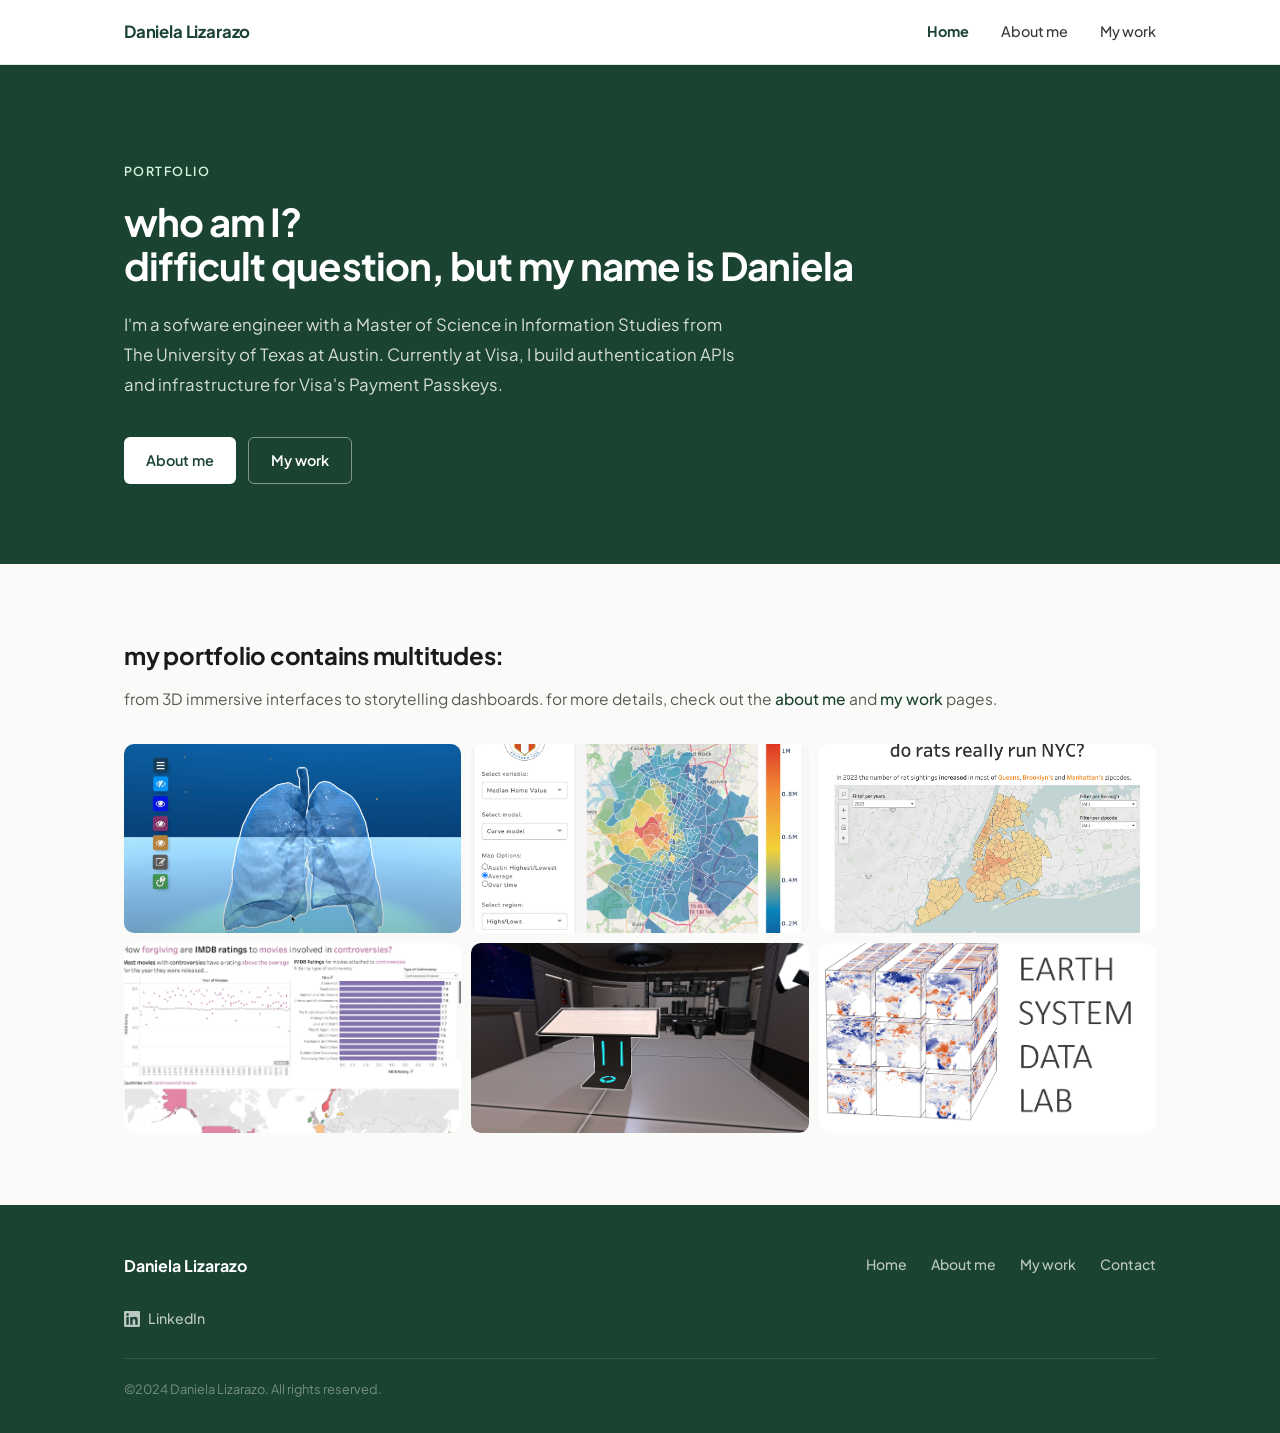
<file: index.html>
<!DOCTYPE html>
<html lang="en">
<head>
  <meta charset="UTF-8">
  <meta name="viewport" content="width=device-width, initial-scale=1.0">
  <title>Daniela Lizarazo</title>
  <meta name="description" content="Daniela Lizarazo — computer and data scientist specializing in machine learning, AI, and human-centered data science.">
  <meta name="robots" content="noindex, nofollow">
  <meta property="og:type" content="website">
  <meta property="og:url" content="https://danielalizarazo.com/">
  <meta property="og:title" content="Daniela Lizarazo">
  <meta name="twitter:card" content="summary_large_image">
  <meta name="twitter:title" content="Daniela Lizarazo">
  <link rel="preconnect" href="https://fonts.googleapis.com">
  <link rel="preconnect" href="https://fonts.gstatic.com" crossorigin>
  <link href="https://fonts.googleapis.com/css2?family=Plus+Jakarta+Sans:wght@400;500;600;700&display=swap" rel="stylesheet">
  <link rel="stylesheet" href="css/style.css">
</head>
<body>

  <header>
    <div class="header-inner">
      <a href="index.html" class="logo">Daniela Lizarazo</a>
      <nav class="header-nav">
        <a href="index.html" class="active">Home</a>
        <a href="about-me.html">About me</a>
        <a href="my-work.html">My work</a>
      </nav>
      <button class="hamburger" aria-label="Toggle menu" aria-expanded="false">
        <span></span><span></span><span></span>
      </button>
    </div>
    <nav class="mobile-nav" aria-label="Mobile navigation">
      <a href="index.html" class="active">Home</a>
      <a href="about-me.html">About me</a>
      <a href="my-work.html">My work</a>
    </nav>
  </header>

  <main>

    <section class="hero">
      <div class="container">
        <p class="hero-label">Portfolio</p>
        <h1>who am I?<br>difficult question, but my name is Daniela</h1>
        <p class="hero-bio">I'm a sofware engineer with a Master of Science in Information Studies from The University of Texas at Austin. Currently at Visa, I build authentication APIs and infrastructure for Visa's Payment Passkeys.</p>
        <div class="btn-group">
          <a href="about-me.html" class="btn btn-primary">About me</a>
          <a href="my-work.html" class="btn btn-outline">My work</a>
        </div>
      </div>
    </section>

    <section class="gallery-section">
      <div class="container">
        <div class="gallery-intro">
          <h2>my portfolio contains multitudes:</h2>
          <p>from 3D immersive interfaces to storytelling dashboards. for more details, check out the <a href="about-me.html">about me</a> and <a href="my-work.html">my work</a> pages.</p>
        </div>
        <div class="img-grid">
          <div class="img-grid-item">
            <img src="images/screenshot-12.12.42am.png" alt="Project screenshot">
          </div>
          <div class="img-grid-item">
            <img src="images/screenshot-12.12.14am.png" alt="Project screenshot">
          </div>
          <div class="img-grid-item">
            <img src="images/screenshot-12.14.52am.png" alt="Project screenshot">
          </div>
          <div class="img-grid-item">
            <img src="images/screenshot-1.08.15am.png" alt="Project screenshot">
          </div>
          <div class="img-grid-item">
            <img src="images/screenshot-2.05.03am.png" alt="Project screenshot">
          </div>
          <div class="img-grid-item">
            <img src="images/esdl-square.png" alt="ESDL project">
          </div>
        </div>
      </div>
    </section>

  </main>

  <footer>
    <div class="footer-inner">
      <div class="footer-top">
        <span class="footer-brand">Daniela Lizarazo</span>
        <nav class="footer-nav">
          <a href="index.html">Home</a>
          <a href="about-me.html">About me</a>
          <a href="my-work.html">My work</a>
          <a href="https://www.linkedin.com/in/daniela-lizarazo-721335228/" target="_blank" rel="noopener noreferrer">Contact</a>
        </nav>
      </div>
      <div class="footer-social">
        <a href="https://www.linkedin.com/in/daniela-lizarazo-721335228/" target="_blank" rel="noopener noreferrer">
          <svg width="16" height="16" viewBox="0 0 24 24" fill="currentColor" aria-hidden="true"><path d="M20.447 20.452h-3.554v-5.569c0-1.328-.027-3.037-1.852-3.037-1.853 0-2.136 1.445-2.136 2.939v5.667H9.351V9h3.414v1.561h.046c.477-.9 1.637-1.85 3.37-1.85 3.601 0 4.267 2.37 4.267 5.455v6.286zM5.337 7.433a2.062 2.062 0 01-2.063-2.065 2.064 2.064 0 112.063 2.065zm1.782 13.019H3.555V9h3.564v11.452zM22.225 0H1.771C.792 0 0 .774 0 1.729v20.542C0 23.227.792 24 1.771 24h20.451C23.2 24 24 23.227 24 22.271V1.729C24 .774 23.2 0 22.222 0h.003z"/></svg>
          LinkedIn
        </a>
      </div>
      <p class="footer-copy">©2024 Daniela Lizarazo. All rights reserved.</p>
    </div>
  </footer>

  <script>
    const hamburger = document.querySelector('.hamburger');
    const mobileNav = document.querySelector('.mobile-nav');
    hamburger.addEventListener('click', () => {
      const open = hamburger.classList.toggle('open');
      mobileNav.classList.toggle('open');
      hamburger.setAttribute('aria-expanded', open);
    });
  </script>

</body>
</html>
</file>
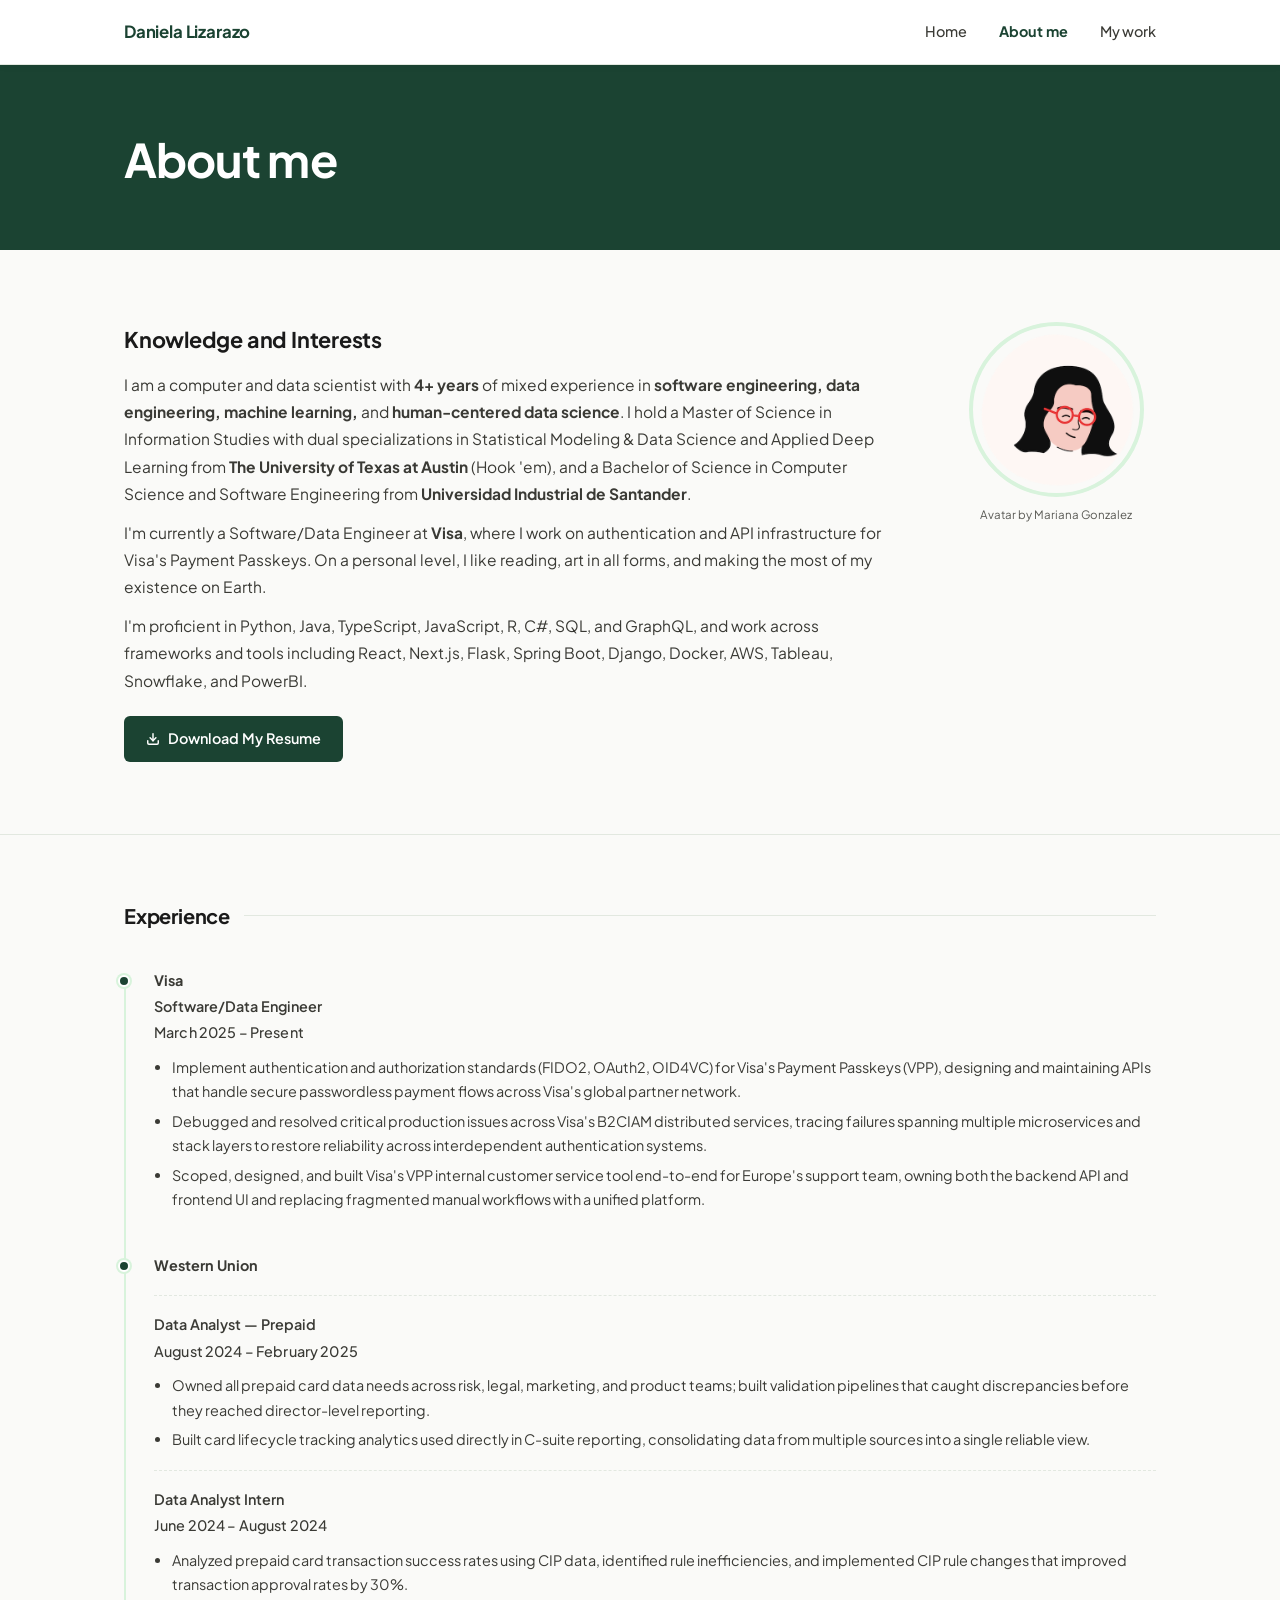
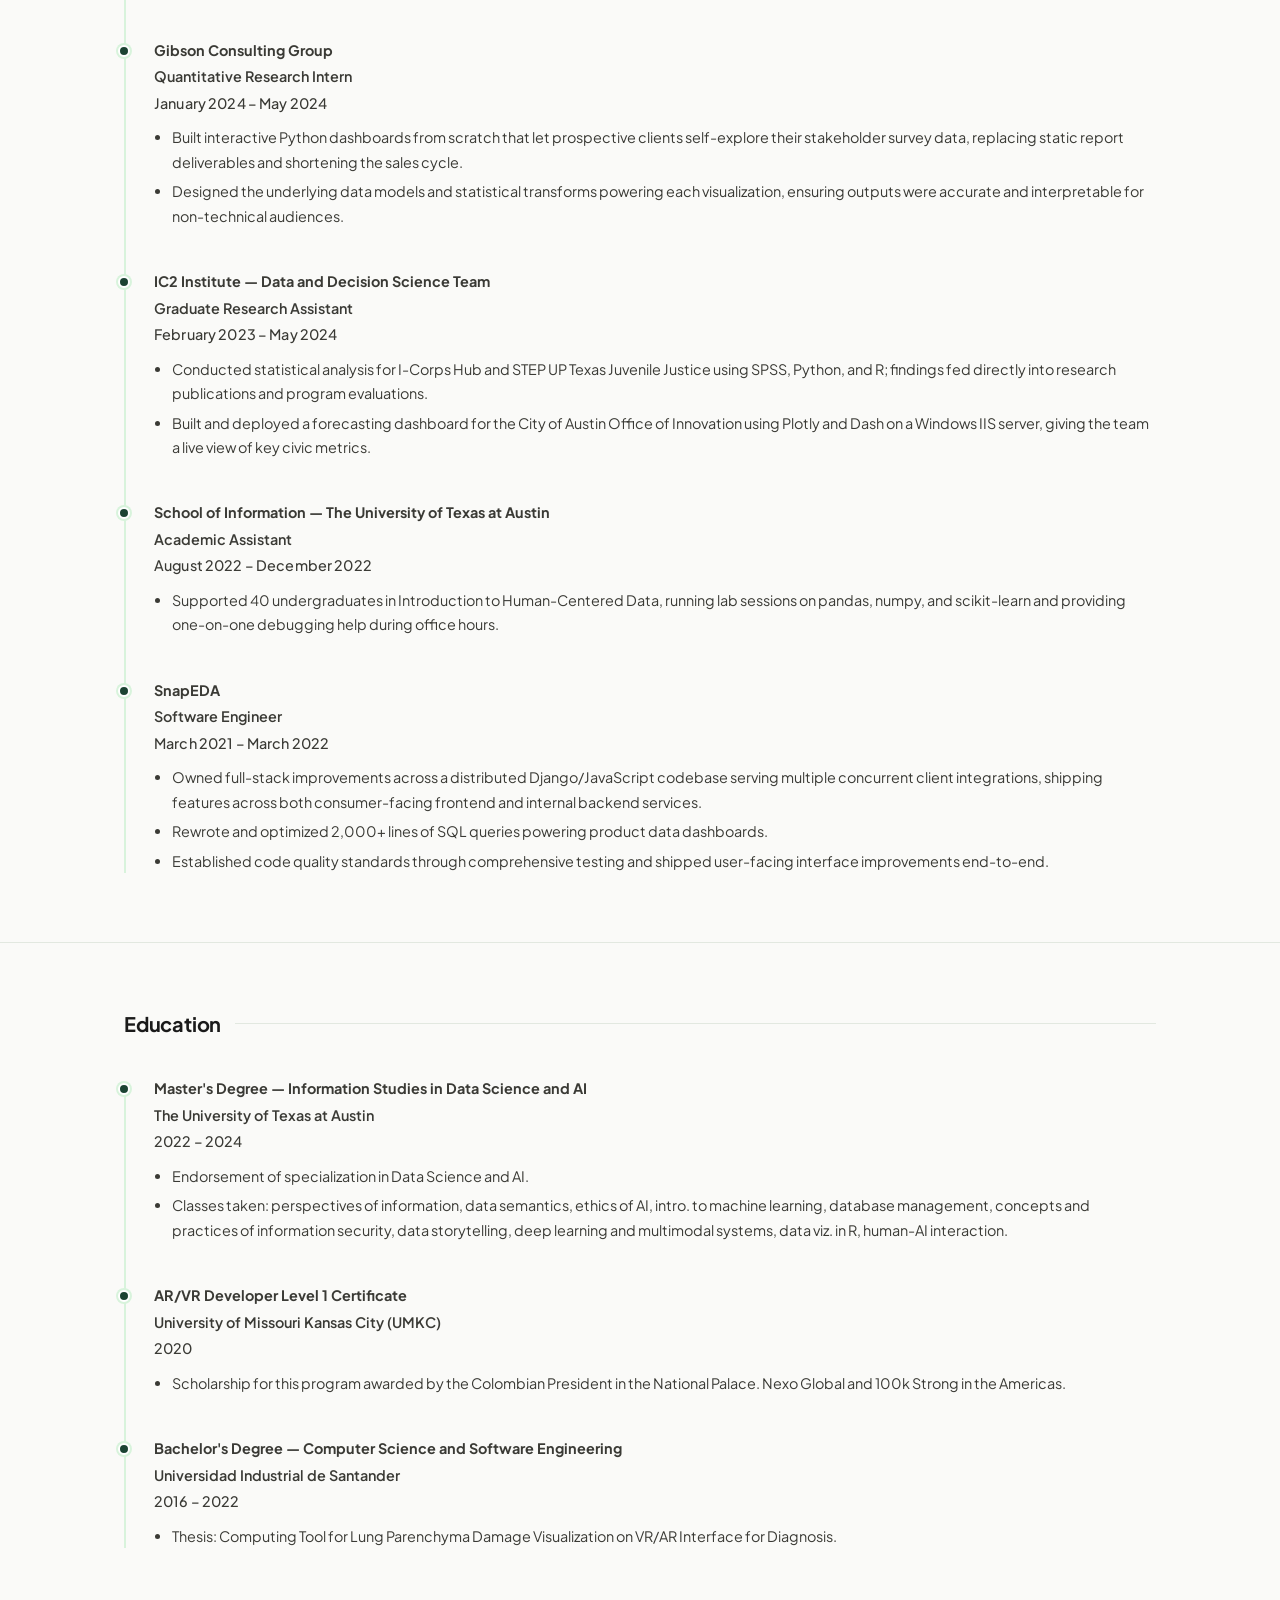
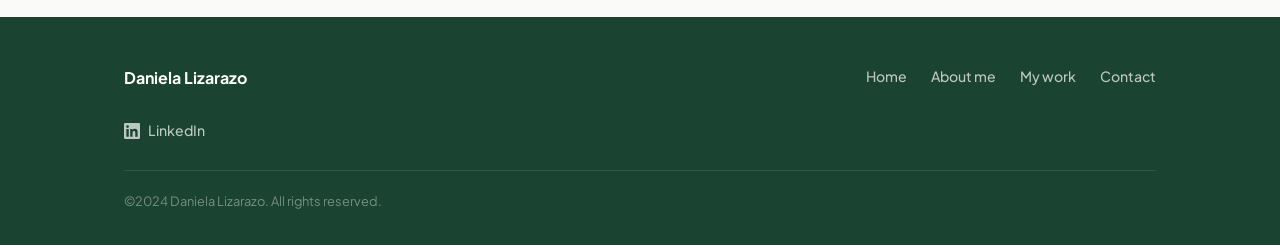
<file: about-me.html>
<!DOCTYPE html>
<html lang="en">
<head>
  <meta charset="UTF-8">
  <meta name="viewport" content="width=device-width, initial-scale=1.0">
  <title>About me — Daniela Lizarazo</title>
  <meta name="description" content="About Daniela Lizarazo — computer and data scientist with experience in ML, deep learning, and human-centered data science.">
  <meta name="robots" content="noindex, nofollow">
  <meta property="og:type" content="website">
  <meta property="og:url" content="https://danielalizarazo.com/about-me">
  <meta property="og:title" content="About me — Daniela Lizarazo">
  <link rel="preconnect" href="https://fonts.googleapis.com">
  <link rel="preconnect" href="https://fonts.gstatic.com" crossorigin>
  <link href="https://fonts.googleapis.com/css2?family=Plus+Jakarta+Sans:wght@400;500;600;700&display=swap" rel="stylesheet">
  <link rel="stylesheet" href="css/style.css">
</head>
<body>

  <header>
    <div class="header-inner">
      <a href="index.html" class="logo">Daniela Lizarazo</a>
      <nav class="header-nav">
        <a href="index.html">Home</a>
        <a href="about-me.html" class="active">About me</a>
        <a href="my-work.html">My work</a>
      </nav>
      <button class="hamburger" aria-label="Toggle menu" aria-expanded="false">
        <span></span><span></span><span></span>
      </button>
    </div>
    <nav class="mobile-nav" aria-label="Mobile navigation">
      <a href="index.html">Home</a>
      <a href="about-me.html" class="active">About me</a>
      <a href="my-work.html">My work</a>
    </nav>
  </header>

  <main>

    <section class="page-hero">
      <div class="container">
        <h1>About me</h1>
      </div>
    </section>

    <section class="about-intro">
      <div class="container">
        <div class="about-intro-inner">
          <div class="about-text">
            <h2>Knowledge and Interests</h2>
            <p>I am a computer and data scientist with <strong>4+ years</strong> of mixed experience in <strong>software engineering, data engineering, machine learning,</strong> and <strong>human-centered data science</strong>. I hold a Master of Science in Information Studies with dual specializations in Statistical Modeling &amp; Data Science and Applied Deep Learning from <strong>The University of Texas at Austin</strong> (Hook 'em), and a Bachelor of Science in Computer Science and Software Engineering from <strong>Universidad Industrial de Santander</strong>.</p>
            <p>I'm currently a Software/Data Engineer at <strong>Visa</strong>, where I work on authentication and API infrastructure for Visa's Payment Passkeys. On a personal level, I like reading, art in all forms, and making the most of my existence on Earth.</p>
            <p>I'm proficient in Python, Java, TypeScript, JavaScript, R, C#, SQL, and GraphQL, and work across frameworks and tools including React, Next.js, Flask, Spring Boot, Django, Docker, AWS, Tableau, Snowflake, and PowerBI.</p>
            <a href="images/Daniela_Lizarazo_2026.pdf" class="btn-green" target="_blank" rel="noopener noreferrer">
              <svg width="14" height="14" viewBox="0 0 24 24" fill="none" stroke="currentColor" stroke-width="2.5" stroke-linecap="round" stroke-linejoin="round" aria-hidden="true"><path d="M21 15v4a2 2 0 01-2 2H5a2 2 0 01-2-2v-4"/><polyline points="7 10 12 15 17 10"/><line x1="12" y1="15" x2="12" y2="3"/></svg>
              Download My Resume
            </a>
          </div>
          <div class="avatar-wrap">
            <a href="https://blush.design/artists/dzLHsXCPZMaj1QgNySgN/mariana-gonzalez" target="_blank" rel="nofollow noreferrer">
              <img src="images/avatar.png" alt="Daniela Lizarazo avatar">
            </a>
            <p class="avatar-credit"><a href="https://blush.design/artists/dzLHsXCPZMaj1QgNySgN/mariana-gonzalez" target="_blank" rel="nofollow noreferrer">Avatar by Mariana Gonzalez</a></p>
          </div>
        </div>
      </div>
    </section>

    <section class="timeline-section">
      <div class="container">
        <h2 class="section-heading">Experience</h2>
        <div class="timeline">

          <div class="timeline-item">
            <p class="tl-org">Visa</p>
            <p class="tl-role">Software/Data Engineer</p>
            <p class="tl-date">March 2025 – Present</p>
            <ul>
              <li>Implement authentication and authorization standards (FIDO2, OAuth2, OID4VC) for Visa's Payment Passkeys (VPP), designing and maintaining APIs that handle secure passwordless payment flows across Visa's global partner network.</li>
              <li>Debugged and resolved critical production issues across Visa's B2CIAM distributed services, tracing failures spanning multiple microservices and stack layers to restore reliability across interdependent authentication systems.</li>
              <li>Scoped, designed, and built Visa's VPP internal customer service tool end-to-end for Europe's support team, owning both the backend API and frontend UI and replacing fragmented manual workflows with a unified platform.</li>
            </ul>
          </div>

          <div class="timeline-item">
            <p class="tl-org">Western Union</p>
            <div class="tl-subrole">
              <p class="tl-role">Data Analyst — Prepaid</p>
              <p class="tl-date">August 2024 – February 2025</p>
              <ul>
                <li>Owned all prepaid card data needs across risk, legal, marketing, and product teams; built validation pipelines that caught discrepancies before they reached director-level reporting.</li>
                <li>Built card lifecycle tracking analytics used directly in C-suite reporting, consolidating data from multiple sources into a single reliable view.</li>
              </ul>
            </div>
            <div class="tl-subrole">
              <p class="tl-role">Data Analyst Intern</p>
              <p class="tl-date">June 2024 – August 2024</p>
              <ul>
                <li>Analyzed prepaid card transaction success rates using CIP data, identified rule inefficiencies, and implemented CIP rule changes that improved transaction approval rates by 30%.</li>
              </ul>
            </div>
          </div>

          <div class="timeline-item">
            <p class="tl-org">Gibson Consulting Group</p>
            <p class="tl-role">Quantitative Research Intern</p>
            <p class="tl-date">January 2024 – May 2024</p>
            <ul>
              <li>Built interactive Python dashboards from scratch that let prospective clients self-explore their stakeholder survey data, replacing static report deliverables and shortening the sales cycle.</li>
              <li>Designed the underlying data models and statistical transforms powering each visualization, ensuring outputs were accurate and interpretable for non-technical audiences.</li>
            </ul>
          </div>

          <div class="timeline-item">
            <p class="tl-org">IC2 Institute — Data and Decision Science Team</p>
            <p class="tl-role">Graduate Research Assistant</p>
            <p class="tl-date">February 2023 – May 2024</p>
            <ul>
              <li>Conducted statistical analysis for I-Corps Hub and STEP UP Texas Juvenile Justice using SPSS, Python, and R; findings fed directly into research publications and program evaluations.</li>
              <li>Built and deployed a forecasting dashboard for the City of Austin Office of Innovation using Plotly and Dash on a Windows IIS server, giving the team a live view of key civic metrics.</li>
            </ul>
          </div>

          <div class="timeline-item">
            <p class="tl-org">School of Information — The University of Texas at Austin</p>
            <p class="tl-role">Academic Assistant</p>
            <p class="tl-date">August 2022 – December 2022</p>
            <ul>
              <li>Supported 40 undergraduates in Introduction to Human-Centered Data, running lab sessions on pandas, numpy, and scikit-learn and providing one-on-one debugging help during office hours.</li>
            </ul>
          </div>

          <div class="timeline-item">
            <p class="tl-org">SnapEDA</p>
            <p class="tl-role">Software Engineer</p>
            <p class="tl-date">March 2021 – March 2022</p>
            <ul>
              <li>Owned full-stack improvements across a distributed Django/JavaScript codebase serving multiple concurrent client integrations, shipping features across both consumer-facing frontend and internal backend services.</li>
              <li>Rewrote and optimized 2,000+ lines of SQL queries powering product data dashboards.</li>
              <li>Established code quality standards through comprehensive testing and shipped user-facing interface improvements end-to-end.</li>
            </ul>
          </div>

        </div>
      </div>
    </section>

    <section class="timeline-section">
      <div class="container">
        <h2 class="section-heading">Education</h2>
        <div class="timeline">

          <div class="timeline-item">
            <p class="tl-org">Master's Degree — Information Studies in Data Science and AI</p>
            <p class="tl-role">The University of Texas at Austin</p>
            <p class="tl-date">2022 – 2024</p>
            <ul>
              <li>Endorsement of specialization in Data Science and AI.</li>
              <li>Classes taken: perspectives of information, data semantics, ethics of AI, intro. to machine learning, database management, concepts and practices of information security, data storytelling, deep learning and multimodal systems, data viz. in R, human-AI interaction.</li>
            </ul>
          </div>

          <div class="timeline-item">
            <p class="tl-org">AR/VR Developer Level 1 Certificate</p>
            <p class="tl-role">University of Missouri Kansas City (UMKC)</p>
            <p class="tl-date">2020</p>
            <ul>
              <li>Scholarship for this program awarded by the Colombian President in the National Palace. Nexo Global and 100k Strong in the Americas.</li>
            </ul>
          </div>

          <div class="timeline-item">
            <p class="tl-org">Bachelor's Degree — Computer Science and Software Engineering</p>
            <p class="tl-role">Universidad Industrial de Santander</p>
            <p class="tl-date">2016 – 2022</p>
            <ul>
              <li>Thesis: Computing Tool for Lung Parenchyma Damage Visualization on VR/AR Interface for Diagnosis.</li>
            </ul>
          </div>

        </div>
      </div>
    </section>

  </main>

  <footer>
    <div class="footer-inner">
      <div class="footer-top">
        <span class="footer-brand">Daniela Lizarazo</span>
        <nav class="footer-nav">
          <a href="index.html">Home</a>
          <a href="about-me.html">About me</a>
          <a href="my-work.html">My work</a>
          <a href="https://www.linkedin.com/in/daniela-lizarazo-721335228/" target="_blank" rel="noopener noreferrer">Contact</a>
        </nav>
      </div>
      <div class="footer-social">
        <a href="https://www.linkedin.com/in/daniela-lizarazo-721335228/" target="_blank" rel="noopener noreferrer">
          <svg width="16" height="16" viewBox="0 0 24 24" fill="currentColor" aria-hidden="true"><path d="M20.447 20.452h-3.554v-5.569c0-1.328-.027-3.037-1.852-3.037-1.853 0-2.136 1.445-2.136 2.939v5.667H9.351V9h3.414v1.561h.046c.477-.9 1.637-1.85 3.37-1.85 3.601 0 4.267 2.37 4.267 5.455v6.286zM5.337 7.433a2.062 2.062 0 01-2.063-2.065 2.064 2.064 0 112.063 2.065zm1.782 13.019H3.555V9h3.564v11.452zM22.225 0H1.771C.792 0 0 .774 0 1.729v20.542C0 23.227.792 24 1.771 24h20.451C23.2 24 24 23.227 24 22.271V1.729C24 .774 23.2 0 22.222 0h.003z"/></svg>
          LinkedIn
        </a>
      </div>
      <p class="footer-copy">©2024 Daniela Lizarazo. All rights reserved.</p>
    </div>
  </footer>

  <script>
    const hamburger = document.querySelector('.hamburger');
    const mobileNav = document.querySelector('.mobile-nav');
    hamburger.addEventListener('click', () => {
      const open = hamburger.classList.toggle('open');
      mobileNav.classList.toggle('open');
      hamburger.setAttribute('aria-expanded', open);
    });
  </script>

</body>
</html>
</file>
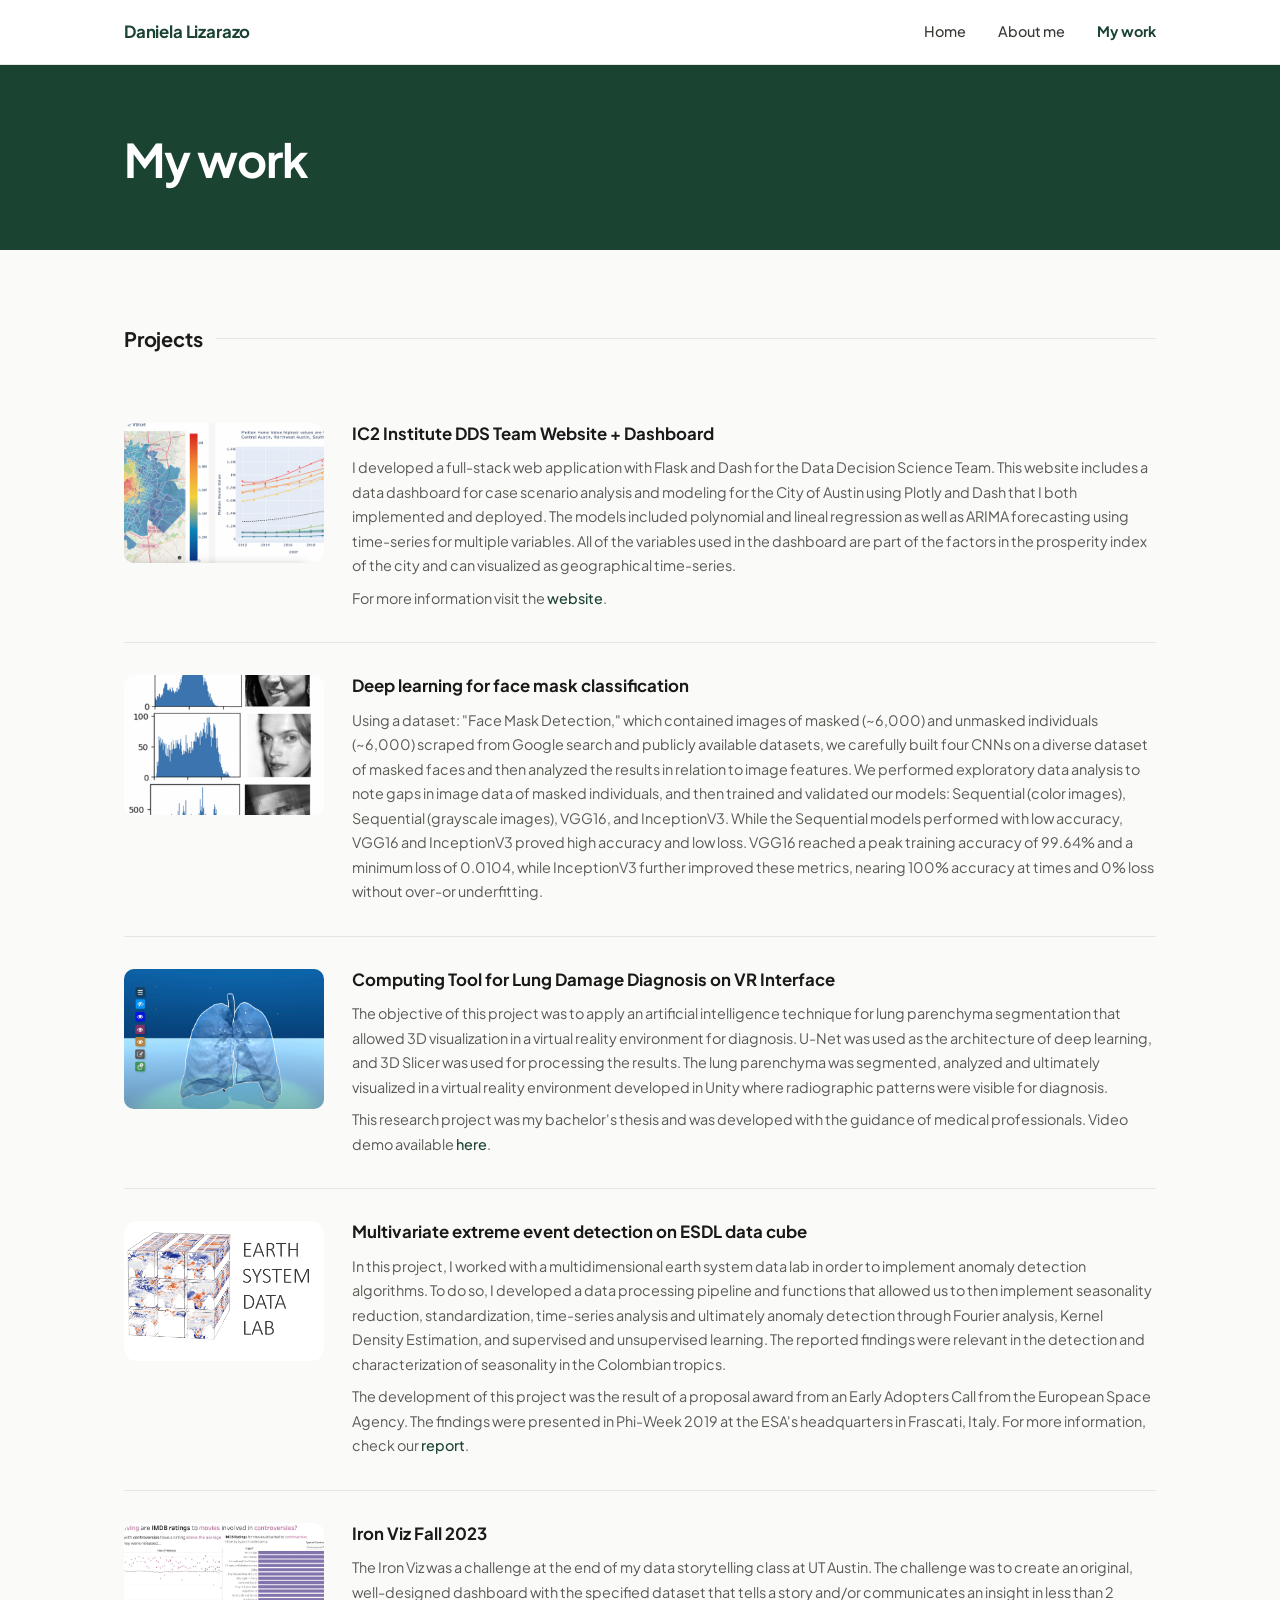
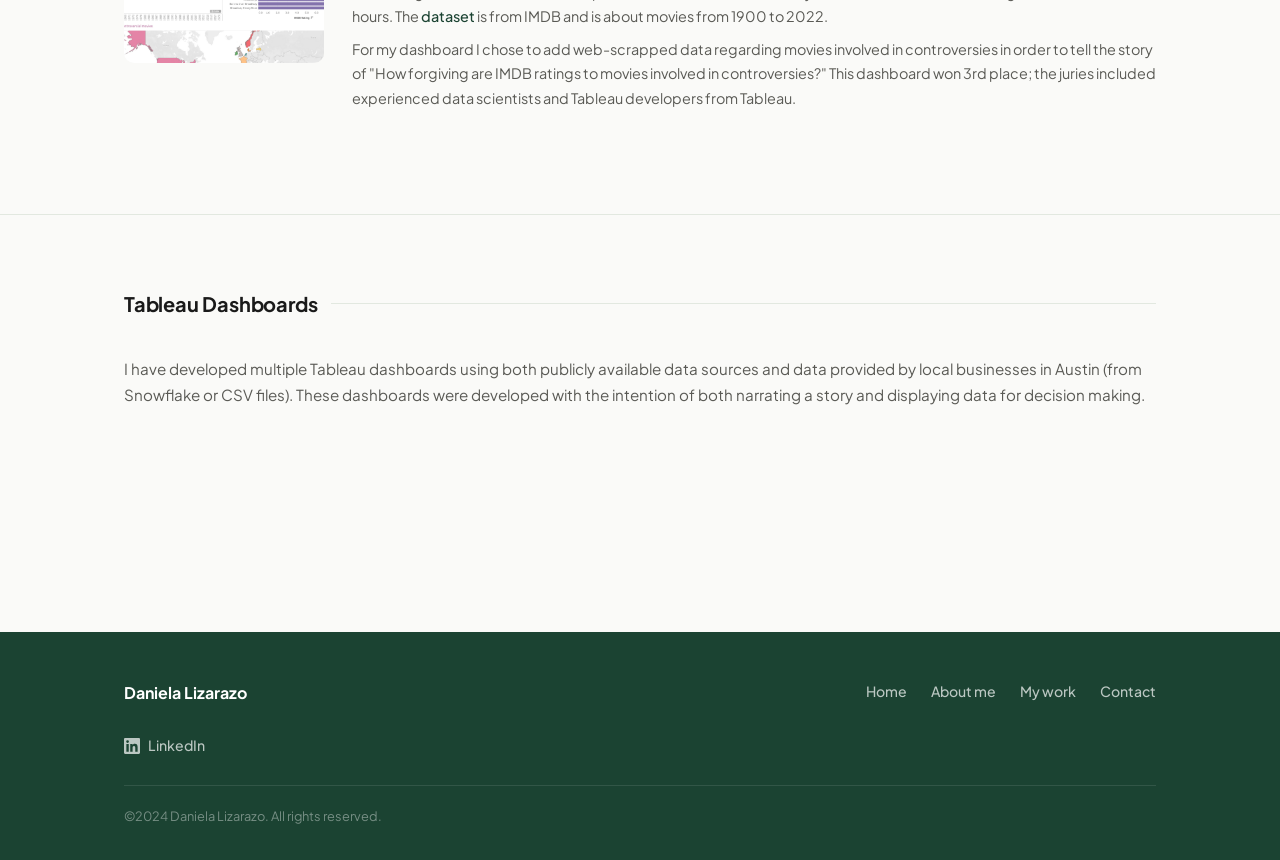
<file: my-work.html>
<!DOCTYPE html>
<html lang="en">
<head>
  <meta charset="UTF-8">
  <meta name="viewport" content="width=device-width, initial-scale=1.0">
  <title>My work — Daniela Lizarazo</title>
  <meta name="description" content="Projects and work by Daniela Lizarazo — data dashboards, deep learning, VR/AR, and Tableau visualizations.">
  <meta name="robots" content="noindex, nofollow">
  <meta property="og:type" content="website">
  <meta property="og:url" content="https://danielalizarazo.com/my-work">
  <meta property="og:title" content="My work — Daniela Lizarazo">
  <link rel="preconnect" href="https://fonts.googleapis.com">
  <link rel="preconnect" href="https://fonts.gstatic.com" crossorigin>
  <link href="https://fonts.googleapis.com/css2?family=Plus+Jakarta+Sans:wght@400;500;600;700&display=swap" rel="stylesheet">
  <link rel="stylesheet" href="css/style.css">
</head>
<body>

  <header>
    <div class="header-inner">
      <a href="index.html" class="logo">Daniela Lizarazo</a>
      <nav class="header-nav">
        <a href="index.html">Home</a>
        <a href="about-me.html">About me</a>
        <a href="my-work.html" class="active">My work</a>
      </nav>
      <button class="hamburger" aria-label="Toggle menu" aria-expanded="false">
        <span></span><span></span><span></span>
      </button>
    </div>
    <nav class="mobile-nav" aria-label="Mobile navigation">
      <a href="index.html">Home</a>
      <a href="about-me.html">About me</a>
      <a href="my-work.html" class="active">My work</a>
    </nav>
  </header>

  <main>

    <section class="page-hero">
      <div class="container">
        <h1>My work</h1>
      </div>
    </section>

    <section class="projects-section">
      <div class="container">
        <h2 class="section-heading">Projects</h2>

        <div class="project-card">
          <div class="project-thumb">
            <a href="https://ic2-dds.austin.utexas.edu/coa" target="_blank" rel="noopener noreferrer">
              <img src="images/screenshot-12.05.13pm.png" alt="IC2 Institute DDS Team Website screenshot">
            </a>
          </div>
          <div class="project-content">
            <h3><a href="https://ic2-dds.austin.utexas.edu/coa" target="_blank" rel="noopener noreferrer">IC2 Institute DDS Team Website + Dashboard</a></h3>
            <p>I developed a full-stack web application with Flask and Dash for the Data Decision Science Team. This website includes a data dashboard for case scenario analysis and modeling for the City of Austin using Plotly and Dash that I both implemented and deployed. The models included polynomial and lineal regression as well as ARIMA forecasting using time-series for multiple variables. All of the variables used in the dashboard are part of the factors in the prosperity index of the city and can visualized as geographical time-series.</p>
            <p>For more information visit the <a href="https://ic2-dds.austin.utexas.edu/coa" target="_blank" rel="noopener noreferrer">website</a>.</p>
          </div>
        </div>

        <div class="project-card">
          <div class="project-thumb">
            <img src="images/screenshot-11.38.44am.png" alt="Face mask classification project screenshot">
          </div>
          <div class="project-content">
            <h3>Deep learning for face mask classification</h3>
            <p>Using a dataset: "Face Mask Detection," which contained images of masked (~6,000) and unmasked individuals (~6,000) scraped from Google search and publicly available datasets, we carefully built four CNNs on a diverse dataset of masked faces and then analyzed the results in relation to image features. We performed exploratory data analysis to note gaps in image data of masked individuals, and then trained and validated our models: Sequential (color images), Sequential (grayscale images), VGG16, and InceptionV3. While the Sequential models performed with low accuracy, VGG16 and InceptionV3 proved high accuracy and low loss. VGG16 reached a peak training accuracy of 99.64% and a minimum loss of 0.0104, while InceptionV3 further improved these metrics, nearing 100% accuracy at times and 0% loss without over-or underfitting.</p>
          </div>
        </div>

        <div class="project-card">
          <div class="project-thumb">
            <a href="https://drive.google.com/file/d/1scoAWBsjC3AKmFpSCq63fk0hhdKQwdGJ/view" target="_blank" rel="noopener noreferrer">
              <img src="images/screenshot-12.12.42am.png" alt="Lung parenchyma VR project screenshot">
            </a>
          </div>
          <div class="project-content">
            <h3><a href="https://drive.google.com/file/d/1scoAWBsjC3AKmFpSCq63fk0hhdKQwdGJ/view" target="_blank" rel="noopener noreferrer">Computing Tool for Lung Damage Diagnosis on VR Interface</a></h3>
            <p>The objective of this project was to apply an artificial intelligence technique for lung parenchyma segmentation that allowed 3D visualization in a virtual reality environment for diagnosis. U-Net was used as the architecture of deep learning, and 3D Slicer was used for processing the results. The lung parenchyma was segmented, analyzed and ultimately visualized in a virtual reality environment developed in Unity where radiographic patterns were visible for diagnosis.</p>
            <p>This research project was my bachelor's thesis and was developed with the guidance of medical professionals. Video demo available <a href="https://drive.google.com/file/d/1scoAWBsjC3AKmFpSCq63fk0hhdKQwdGJ/view" target="_blank" rel="noopener noreferrer">here</a>.</p>
          </div>
        </div>

        <div class="project-card">
          <div class="project-thumb">
            <a href="https://github.com/mdlizarazo/ExtremeEventDetectionESDL/blob/master/ReportESDL.pdf" target="_blank" rel="noopener noreferrer">
              <img src="images/esdl-square.png" alt="ESDL anomaly detection project">
            </a>
          </div>
          <div class="project-content">
            <h3><a href="https://github.com/mdlizarazo/ExtremeEventDetectionESDL/blob/master/ReportESDL.pdf" target="_blank" rel="noopener noreferrer">Multivariate extreme event detection on ESDL data cube</a></h3>
            <p>In this project, I worked with a multidimensional earth system data lab in order to implement anomaly detection algorithms. To do so, I developed a data processing pipeline and functions that allowed us to then implement seasonality reduction, standardization, time-series analysis and ultimately anomaly detection through Fourier analysis, Kernel Density Estimation, and supervised and unsupervised learning. The reported findings were relevant in the detection and characterization of seasonality in the Colombian tropics.</p>
            <p>The development of this project was the result of a proposal award from an Early Adopters Call from the European Space Agency. The findings were presented in Phi-Week 2019 at the ESA's headquarters in Frascati, Italy. For more information, check our <a href="https://github.com/mdlizarazo/ExtremeEventDetectionESDL/blob/master/ReportESDL.pdf" target="_blank" rel="noopener noreferrer">report</a>.</p>
          </div>
        </div>

        <div class="project-card">
          <div class="project-thumb">
            <img src="images/screenshot-1.08.15am.png" alt="Iron Viz Fall 2023 screenshot">
          </div>
          <div class="project-content">
            <h3>Iron Viz Fall 2023</h3>
            <p>The Iron Viz was a challenge at the end of my data storytelling class at UT Austin. The challenge was to create an original, well-designed dashboard with the specified dataset that tells a story and/or communicates an insight in less than 2 hours. The <a href="https://public.tableau.com/app/profile/tableau.research/viz/shared/TZYH2MD9G" target="_blank" rel="noopener noreferrer">dataset</a> is from IMDB and is about movies from 1900 to 2022.</p>
            <p>For my dashboard I chose to add web-scrapped data regarding movies involved in controversies in order to tell the story of "How forgiving are IMDB ratings to movies involved in controversies?" This dashboard won 3rd place; the juries included experienced data scientists and Tableau developers from Tableau.</p>
          </div>
        </div>

      </div>
    </section>

    <section class="tableau-section">
      <div class="container">
        <h2 class="section-heading">Tableau Dashboards</h2>
        <p class="tableau-intro">I have developed multiple Tableau dashboards using both publicly available data sources and data provided by local businesses in Austin (from Snowflake or CSV files). These dashboards were developed with the intention of both narrating a story and displaying data for decision making.</p>

        <div class="tableau-embed">
          <div class='tableauPlaceholder' id='viz1704995527742' style='position: relative'><noscript><a href='my-work.html#'><img alt='How forgiving are IMDB ratings to movies involved in controversies? ' src='https:&#47;&#47;public.tableau.com&#47;static&#47;images&#47;Da&#47;DataPlusMoviesStarterDashboard_17049581021790&#47;Dashboard2&#47;1_rss.png' style='border: none' /></a></noscript><object class='tableauViz' style='display:none;'><param name='host_url' value='https%3A%2F%2Fpublic.tableau.com%2F' /><param name='embed_code_version' value='3' /><param name='site_root' value='' /><param name='name' value='DataPlusMoviesStarterDashboard_17049581021790&#47;Dashboard2' /><param name='tabs' value='no' /><param name='toolbar' value='yes' /><param name='static_image' value='https:&#47;&#47;public.tableau.com&#47;static&#47;images&#47;Da&#47;DataPlusMoviesStarterDashboard_17049581021790&#47;Dashboard2&#47;1.png' /><param name='animate_transition' value='yes' /><param name='display_static_image' value='yes' /><param name='display_spinner' value='yes' /><param name='display_overlay' value='yes' /><param name='display_count' value='yes' /><param name='language' value='en-US' /></object></div>
          <script type='text/javascript'>
            var divElement = document.getElementById('viz1704995527742');
            var vizElement = divElement.getElementsByTagName('object')[0];
            if (divElement.offsetWidth > 800) { vizElement.style.width='1000px'; vizElement.style.height='827px'; }
            else if (divElement.offsetWidth > 500) { vizElement.style.width='100%'; vizElement.style.height='827px'; }
            else { vizElement.style.width='100%'; vizElement.style.height='1027px'; }
            var scriptElement = document.createElement('script');
            scriptElement.src = 'https://public.tableau.com/javascripts/api/viz_v1.js';
            vizElement.parentNode.insertBefore(scriptElement, vizElement);
          </script>
        </div>

        <div class="tableau-embed">
          <div class='tableauPlaceholder' id='viz1704995802489' style='position: relative'><noscript><a href='my-work.html#'><img alt='Dashboard 1' src='https:&#47;&#47;public.tableau.com&#47;static&#47;images&#47;mi&#47;midtermfinal_16976127187580&#47;Dashboard1&#47;1_rss.png' style='border: none' /></a></noscript><object class='tableauViz' style='display:none;'><param name='host_url' value='https%3A%2F%2Fpublic.tableau.com%2F' /><param name='embed_code_version' value='3' /><param name='site_root' value='' /><param name='name' value='midtermfinal_16976127187580&#47;Dashboard1' /><param name='tabs' value='no' /><param name='toolbar' value='yes' /><param name='static_image' value='https:&#47;&#47;public.tableau.com&#47;static&#47;images&#47;mi&#47;midtermfinal_16976127187580&#47;Dashboard1&#47;1.png' /><param name='animate_transition' value='yes' /><param name='display_static_image' value='yes' /><param name='display_spinner' value='yes' /><param name='display_overlay' value='yes' /><param name='display_count' value='yes' /><param name='language' value='en-US' /></object></div>
          <script type='text/javascript'>
            var divElement = document.getElementById('viz1704995802489');
            var vizElement = divElement.getElementsByTagName('object')[0];
            if (divElement.offsetWidth > 800) { vizElement.style.width='827px'; vizElement.style.height='1327px'; }
            else if (divElement.offsetWidth > 500) { vizElement.style.width='100%'; vizElement.style.height='1327px'; }
            else { vizElement.style.width='100%'; vizElement.style.height='1077px'; }
            var scriptElement = document.createElement('script');
            scriptElement.src = 'https://public.tableau.com/javascripts/api/viz_v1.js';
            vizElement.parentNode.insertBefore(scriptElement, vizElement);
          </script>
        </div>

        <div class="tableau-embed">
          <div class='tableauPlaceholder' id='viz1705085758126' style='position: relative'><noscript><a href='my-work.html#'><img alt='Dashboard 1' src='https:&#47;&#47;public.tableau.com&#47;static&#47;images&#47;To&#47;ToyJoyProject&#47;Dashboard1&#47;1_rss.png' style='border: none' /></a></noscript><object class='tableauViz' style='display:none;'><param name='host_url' value='https%3A%2F%2Fpublic.tableau.com%2F' /><param name='embed_code_version' value='3' /><param name='site_root' value='' /><param name='name' value='ToyJoyProject&#47;Dashboard1' /><param name='tabs' value='no' /><param name='toolbar' value='yes' /><param name='static_image' value='https:&#47;&#47;public.tableau.com&#47;static&#47;images&#47;To&#47;ToyJoyProject&#47;Dashboard1&#47;1.png' /><param name='animate_transition' value='yes' /><param name='display_static_image' value='yes' /><param name='display_spinner' value='yes' /><param name='display_overlay' value='yes' /><param name='display_count' value='yes' /><param name='language' value='en-US' /></object></div>
          <script type='text/javascript'>
            var divElement = document.getElementById('viz1705085758126');
            var vizElement = divElement.getElementsByTagName('object')[0];
            if (divElement.offsetWidth > 800) { vizElement.style.width='1000px'; vizElement.style.height='1727px'; }
            else if (divElement.offsetWidth > 500) { vizElement.style.width='100%'; vizElement.style.height='1727px'; }
            else { vizElement.style.width='100%'; vizElement.style.height='1927px'; }
            var scriptElement = document.createElement('script');
            scriptElement.src = 'https://public.tableau.com/javascripts/api/viz_v1.js';
            vizElement.parentNode.insertBefore(scriptElement, vizElement);
          </script>
        </div>

      </div>
    </section>

  </main>

  <footer>
    <div class="footer-inner">
      <div class="footer-top">
        <span class="footer-brand">Daniela Lizarazo</span>
        <nav class="footer-nav">
          <a href="index.html">Home</a>
          <a href="about-me.html">About me</a>
          <a href="my-work.html">My work</a>
          <a href="https://www.linkedin.com/in/daniela-lizarazo-721335228/" target="_blank" rel="noopener noreferrer">Contact</a>
        </nav>
      </div>
      <div class="footer-social">
        <a href="https://www.linkedin.com/in/daniela-lizarazo-721335228/" target="_blank" rel="noopener noreferrer">
          <svg width="16" height="16" viewBox="0 0 24 24" fill="currentColor" aria-hidden="true"><path d="M20.447 20.452h-3.554v-5.569c0-1.328-.027-3.037-1.852-3.037-1.853 0-2.136 1.445-2.136 2.939v5.667H9.351V9h3.414v1.561h.046c.477-.9 1.637-1.85 3.37-1.85 3.601 0 4.267 2.37 4.267 5.455v6.286zM5.337 7.433a2.062 2.062 0 01-2.063-2.065 2.064 2.064 0 112.063 2.065zm1.782 13.019H3.555V9h3.564v11.452zM22.225 0H1.771C.792 0 0 .774 0 1.729v20.542C0 23.227.792 24 1.771 24h20.451C23.2 24 24 23.227 24 22.271V1.729C24 .774 23.2 0 22.222 0h.003z"/></svg>
          LinkedIn
        </a>
      </div>
      <p class="footer-copy">©2024 Daniela Lizarazo. All rights reserved.</p>
    </div>
  </footer>

  <script>
    const hamburger = document.querySelector('.hamburger');
    const mobileNav = document.querySelector('.mobile-nav');
    hamburger.addEventListener('click', () => {
      const open = hamburger.classList.toggle('open');
      mobileNav.classList.toggle('open');
      hamburger.setAttribute('aria-expanded', open);
    });
  </script>

</body>
</html>
</file>
<file: css/style.css>
@import url('https://fonts.googleapis.com/css2?family=Plus+Jakarta+Sans:wght@400;500;600;700&display=swap');

:root {
  --green:      #1B4332;
  --green-mid:  #2D6A4F;
  --green-light:#D8F3DC;
  --bg:         #FAFAF8;
  --white:      #FFFFFF;
  --text:       #1A1A1A;
  --text-mid:   #3A3A35;
  --text-sec:   #5A5A55;
  --border:     #E2E8E0;
  --radius:     10px;
  --max-w:      1080px;
}

*, *::before, *::after { box-sizing: border-box; margin: 0; padding: 0; }
html { scroll-behavior: smooth; }
body {
  font-family: 'Plus Jakarta Sans', sans-serif;
  background: var(--bg);
  color: var(--text);
  line-height: 1.65;
  -webkit-font-smoothing: antialiased;
}
a { color: var(--green); text-decoration: none; }
a:hover { text-decoration: underline; color: var(--green-mid); }
img { max-width: 100%; height: auto; display: block; }

/* ── HEADER ── */
header {
  position: sticky; top: 0; z-index: 200;
  background: var(--white);
  border-bottom: 1px solid var(--border);
  box-shadow: 0 1px 8px rgba(0,0,0,0.05);
}
.header-inner {
  max-width: var(--max-w); margin: 0 auto; padding: 0 24px;
  height: 64px; display: flex; align-items: center; justify-content: space-between;
}
.logo { font-size: 1.05rem; font-weight: 700; color: var(--green); letter-spacing: -0.01em; }
.logo:hover { text-decoration: none; }
.header-nav { display: flex; gap: 32px; }
.header-nav a { font-size: 0.9rem; font-weight: 500; color: var(--text-mid); transition: color 0.15s; }
.header-nav a:hover { color: var(--green); text-decoration: none; }
.header-nav a.active { color: var(--green); font-weight: 700; text-decoration: none; }

.hamburger {
  display: none; flex-direction: column; gap: 5px;
  background: none; border: none; cursor: pointer; padding: 4px;
}
.hamburger span { display: block; width: 22px; height: 2px; background: var(--text); border-radius: 2px; transition: transform 0.2s, opacity 0.2s; }
.hamburger.open span:nth-child(1) { transform: translateY(7px) rotate(45deg); }
.hamburger.open span:nth-child(2) { opacity: 0; }
.hamburger.open span:nth-child(3) { transform: translateY(-7px) rotate(-45deg); }

.mobile-nav {
  display: none; flex-direction: column;
  background: var(--white); border-bottom: 1px solid var(--border);
  padding: 8px 24px 16px;
}
.mobile-nav.open { display: flex; }
.mobile-nav a { font-size: 0.95rem; font-weight: 500; color: var(--text-mid); padding: 12px 0; border-bottom: 1px solid var(--border); display: block; }
.mobile-nav a:last-child { border-bottom: none; }
.mobile-nav a:hover, .mobile-nav a.active { color: var(--green); text-decoration: none; }

/* ── LAYOUT ── */
.container { max-width: var(--max-w); margin: 0 auto; padding: 0 24px; }

/* ── HERO (index) ── */
.hero { background: var(--green); color: var(--white); padding: 96px 0 80px; }
.hero-label {
  font-size: 0.78rem; font-weight: 600; letter-spacing: 0.12em;
  text-transform: uppercase; color: var(--green-light); margin-bottom: 18px;
}
.hero h1 {
  font-size: clamp(1.6rem, 3vw, 2.4rem); font-weight: 700;
  line-height: 1.15; letter-spacing: -0.025em; margin-bottom: 22px;
}
.hero .hero-bio {
  font-size: 1.05rem; line-height: 1.8;
  color: rgba(255,255,255,0.82); max-width: 620px; margin-bottom: 36px;
}
.btn-group { display: flex; gap: 12px; flex-wrap: wrap; }
.btn {
  display: inline-flex; align-items: center;
  padding: 11px 22px; border-radius: 6px;
  font-size: 0.9rem; font-weight: 600; cursor: pointer; transition: all 0.15s;
}
.btn-primary { background: var(--white); color: var(--green); }
.btn-primary:hover { background: var(--green-light); text-decoration: none; color: var(--green); }
.btn-outline { background: transparent; color: var(--white); border: 1.5px solid rgba(255,255,255,0.45); }
.btn-outline:hover { border-color: var(--white); background: rgba(255,255,255,0.08); text-decoration: none; color: var(--white); }

/* ── PAGE HERO (about + work) ── */
.page-hero { background: var(--green); color: var(--white); padding: 56px 0 52px; }
.page-hero h1 { font-size: clamp(1.9rem, 4vw, 2.9rem); font-weight: 700; letter-spacing: -0.02em; }

/* ── SECTION HEADING ── */
.section-heading {
  font-size: 1.25rem; font-weight: 700; color: var(--text); letter-spacing: -0.01em;
  display: flex; align-items: center; gap: 14px; margin-bottom: 36px;
}
.section-heading::after { content: ''; flex: 1; height: 1px; background: var(--border); }

/* ── GALLERY (index) ── */
.gallery-section { padding: 72px 0; }
.gallery-intro { margin-bottom: 32px; }
.gallery-intro h2 { font-size: 1.5rem; font-weight: 700; letter-spacing: -0.01em; margin-bottom: 10px; }
.gallery-intro p { color: var(--text-sec); font-size: 0.97rem; }
.gallery-intro a { color: var(--green); font-weight: 500; }
.img-grid { display: grid; grid-template-columns: repeat(3, 1fr); gap: 10px; }
.img-grid-item { aspect-ratio: 16/9; overflow: hidden; border-radius: var(--radius); background: var(--border); }
.img-grid-item img { width: 100%; height: 100%; object-fit: cover; transition: transform 0.35s ease; }
.img-grid-item:hover img { transform: scale(1.05); }

/* ── ABOUT INTRO ── */
.about-intro { padding: 72px 0; }
.about-intro-inner { display: grid; grid-template-columns: 1fr 200px; gap: 52px; align-items: start; }
.about-text h2 { font-size: 1.35rem; font-weight: 700; margin-bottom: 14px; letter-spacing: -0.01em; }
.about-text p { color: var(--text-mid); font-size: 0.97rem; line-height: 1.75; margin-bottom: 12px; }
.about-text p:last-of-type { margin-bottom: 0; }
.btn-green {
  display: inline-flex; align-items: center; gap: 8px;
  margin-top: 22px; padding: 11px 22px;
  background: var(--green); color: var(--white);
  border-radius: 6px; font-size: 0.9rem; font-weight: 600; transition: background 0.15s;
}
.btn-green:hover { background: var(--green-mid); text-decoration: none; color: var(--white); }
.avatar-wrap { text-align: center; }
.avatar-wrap img {
  width: 175px; height: 175px; border-radius: 50%; object-fit: cover;
  border: 4px solid var(--green-light); margin: 0 auto;
}
.avatar-credit { margin-top: 8px; font-size: 0.72rem; color: var(--text-sec); }
.avatar-credit a { color: var(--text-sec); }

/* ── TIMELINE ── */
.timeline-section { padding: 64px 0; border-top: 1px solid var(--border); }
.timeline { position: relative; padding-left: 30px; }
.timeline::before {
  content: ''; position: absolute; left: 0; top: 8px; bottom: 0;
  width: 2px; background: var(--green-light);
}
.timeline-item { position: relative; padding-bottom: 36px; }
.timeline-item:last-child { padding-bottom: 0; }
.timeline-item::before {
  content: ''; position: absolute; left: -36px; top: 7px;
  width: 12px; height: 12px; border-radius: 50%;
  background: var(--green); border: 2px solid var(--white);
  box-shadow: 0 0 0 2px var(--green-light);
}
.tl-org { font-size: 0.97rem; font-weight: 700; color: var(--text); margin-bottom: 2px; }
.tl-role { font-size: 0.92rem; font-weight: 600; color: var(--green-mid); margin-bottom: 2px; }
.tl-date { font-size: 0.78rem; font-weight: 500; color: var(--text-sec); margin-bottom: 10px; letter-spacing: 0.01em; }
.timeline-item ul { list-style: disc; padding-left: 18px; color: var(--text-mid); font-size: 0.9rem; line-height: 1.7; }
.timeline-item ul li { margin-bottom: 5px; }
.timeline-item p { color: var(--text-mid); font-size: 0.9rem; line-height: 1.7; }
.tl-subrole { margin-top: 18px; padding-top: 16px; border-top: 1px dashed var(--border); }

/* ── PROJECTS ── */
.projects-section { padding: 72px 0; }
.project-card {
  display: grid; grid-template-columns: 200px 1fr;
  gap: 28px; padding: 32px 0;
  border-bottom: 1px solid var(--border); align-items: start;
}
.project-card:first-child { padding-top: 0; }
.project-card:last-child { border-bottom: none; }
.project-thumb { width: 200px; height: 140px; border-radius: var(--radius); overflow: hidden; background: var(--border); }
.project-thumb img { width: 100%; height: 100%; object-fit: cover; transition: transform 0.3s; }
.project-card:hover .project-thumb img { transform: scale(1.05); }
.project-content h3 { font-size: 1.05rem; font-weight: 700; margin-bottom: 10px; line-height: 1.35; }
.project-content h3 a { color: var(--text); }
.project-content h3 a:hover { color: var(--green); text-decoration: none; }
.project-content p { font-size: 0.9rem; color: var(--text-sec); line-height: 1.7; }
.project-content p + p { margin-top: 8px; }
.project-content p a { color: var(--green); font-weight: 500; }

/* ── TABLEAU ── */
.tableau-section { padding: 72px 0; border-top: 1px solid var(--border); }
.tableau-intro { color: var(--text-sec); font-size: 0.95rem; line-height: 1.7; margin-bottom: 48px; }
.tableau-embed { margin-bottom: 52px; overflow-x: auto; }
.tableau-embed:last-child { margin-bottom: 0; }

/* ── FOOTER ── */
footer { background: var(--green); color: rgba(255,255,255,0.85); padding: 48px 0 32px; }
.footer-inner { max-width: var(--max-w); margin: 0 auto; padding: 0 24px; }
.footer-top {
  display: flex; justify-content: space-between; align-items: flex-start;
  margin-bottom: 28px; gap: 24px; flex-wrap: wrap;
}
.footer-brand { font-size: 1rem; font-weight: 700; color: var(--white); }
.footer-nav { display: flex; gap: 24px; flex-wrap: wrap; align-items: center; }
.footer-nav a { color: rgba(255,255,255,0.7); font-size: 0.88rem; font-weight: 500; transition: color 0.15s; }
.footer-nav a:hover { color: var(--white); text-decoration: none; }
.footer-social { margin-bottom: 24px; }
.footer-social a {
  display: inline-flex; align-items: center; gap: 8px;
  color: rgba(255,255,255,0.7); font-size: 0.88rem; font-weight: 500; transition: color 0.15s;
}
.footer-social a:hover { color: var(--white); text-decoration: none; }
.footer-copy {
  font-size: 0.8rem; color: rgba(255,255,255,0.4);
  border-top: 1px solid rgba(255,255,255,0.1); padding-top: 20px;
}

/* ── RESPONSIVE ── */
@media (max-width: 768px) {
  .header-nav { display: none; }
  .hamburger { display: flex; }
  .hero { padding: 64px 0 52px; }
  .img-grid { grid-template-columns: repeat(2, 1fr); }
  .about-intro-inner { grid-template-columns: 1fr; }
  .avatar-wrap { order: -1; }
  .project-card { grid-template-columns: 1fr; gap: 16px; }
  .project-thumb { width: 100%; height: 200px; }
  .footer-top { flex-direction: column; gap: 16px; }
}
@media (max-width: 480px) {
  .img-grid { grid-template-columns: 1fr; }
  .btn-group { flex-direction: column; align-items: flex-start; }
  .footer-nav { gap: 14px; }
}
</file>
